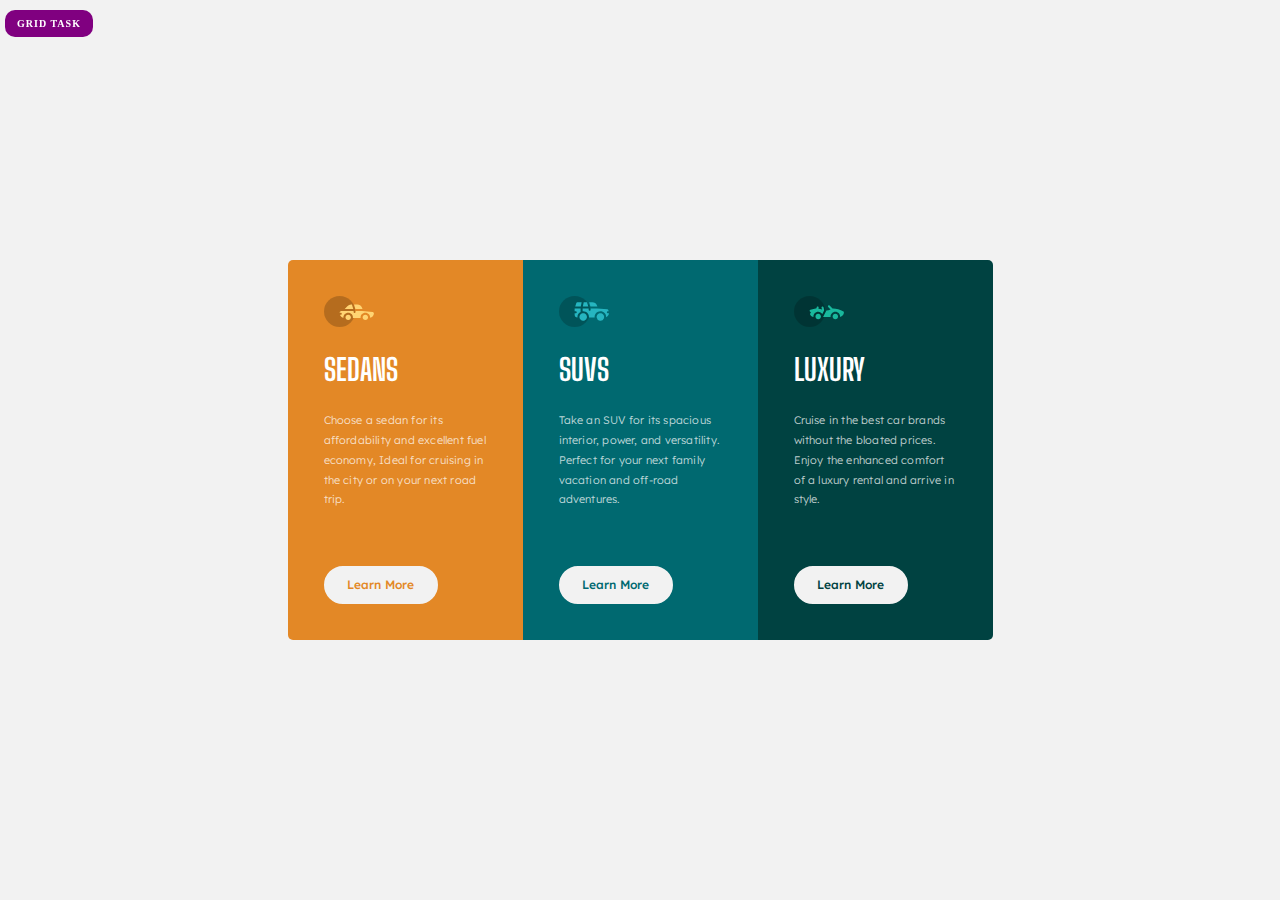
<file: index.html>
<!DOCTYPE html>
<html lang="en">
    <head>
        <meta charset="UTF-8" />
        <meta http-equiv="X-UA-Compatible" content="IE=edge" />
        <meta name="viewport" content="width=device-width, initial-scale=1.0" />
        <link rel="stylesheet" href="css/style.css" />
        <title>Flexbox</title>
    </head>
    <body>
        <main class="wrapper flex">
            <section class="cards-container">
                <article class="card">
                    <div class="content">
                        <img src="img/icon-sedans.svg" alt="sedans" class="icon" />
                        <h1>SEDANS</h1>
                        <p>Choose a sedan for its affordability and excellent fuel economy, Ideal for cruising in the city or on your next road trip.</p>
                    </div>
                    <div class="c"><button>learn more</button></div>
                </article>
                <article class="card">
                    <div class="content">
                        <img src="img/icon-suvs.svg" alt="suvs" class="icon" />
                        <h1>SUVS</h1>
                        <p>Take an SUV for its spacious interior, power, and versatility. Perfect for your next family vacation and off-road adventures.</p>
                    </div>
                    <div class="c"><button>learn more</button></div>
                </article>
                <article class="card">
                    <div class="content">
                        <img src="img/icon-luxury.svg" alt="luxury" class="icon" />
                        <h1>LUXURY</h1>
                        <p>Cruise in the best car brands without the bloated prices. Enjoy the enhanced comfort of a luxury rental and arrive in style.</p>
                    </div>
                    <div class="c"><button>learn more</button></div>
                </article>
            </section>
        </main>
        <a href="./grid.html" class="btn">Grid Task</a>
    </body>
</html>
</file>
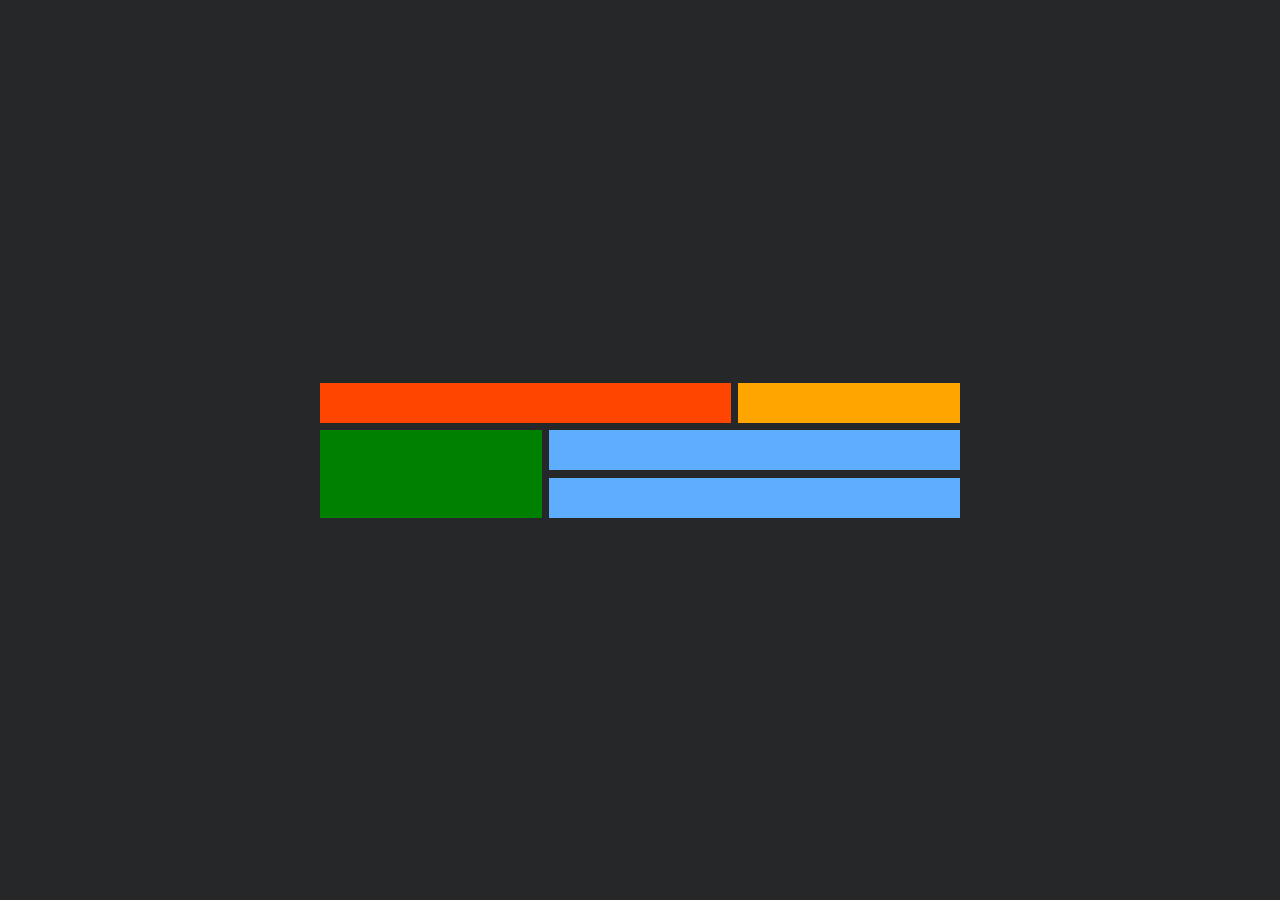
<file: grid.html>
<!DOCTYPE html>
<html lang="en">
<head>
    <meta charset="UTF-8">
    <meta http-equiv="X-UA-Compatible" content="IE=edge">
    <meta name="viewport" content="width=device-width, initial-scale=1.0">
    <title>Grid Assignment</title>
    <link rel="stylesheet" href="css/grid.css">
</head>
<body>
    <main>
        <div class="item-a"></div>
        <div class="item-b"></div>
        <div class="item-c"></div>
        <div class="item-d"></div>
        <div class="item-e"></div>
    </main>
</body>
</html>
</file>
<file: css/style.css>
@import url("https://fonts.googleapis.com/css2?family=Lexend+Deca&family=Big+Shoulders+Display:wght@700&display=swap");

*,
html,
body,
*::before,
*::after {
  margin: 0px;
  padding: 0px;
  box-sizing: border-box;
}

h1 {
  font-family: "Big Shoulders Display", cursive;
  font-size: 30px;
}

p,
button {
  font-family: "Lexend Deca", sans-serif;
}

.wrapper {
  width: 100%;
  height: 100%;
  min-height: 100vh;
  display: grid;
  place-items: center;
  padding: 40px;
}
.wrapper.flex {
  background-color: hsl(0deg, 0%, 95%);
}
.wrapper.grid {
  background-color: #1a1c28;
}
.wrapper .cards-container {
  display: flex;
}
.wrapper .cards-container .card {
  width: 100%;
  max-width: 235px;
  height: 380px;
  display: flex;
  flex-direction: column;
  justify-content: space-between;
  color: hsl(0deg, 0%, 100%);
  padding: 36px;
}
.wrapper .cards-container .card .content {
  display: flex;
  flex-direction: column;
  gap: 24px;
}
.wrapper .cards-container .card .content .icon {
  width: 50px;
}
.wrapper .cards-container .card .content h2 {
  font-weight: normal;
  letter-spacing: 1px;
  font-size: 26px;
  color: hsl(0deg, 0%, 95%);
}
.wrapper .cards-container .card .content p {
  font-size: 11px;
  line-height: 1.8;
  font-weight: 300;
  letter-spacing: 0.2px;
  color: hsla(0deg, 0%, 100%, 0.75);
}
.wrapper .cards-container .card .c button {
  border-radius: 9999px;
  padding: 0.8em 1.8em;
  border: none;
  font-size: 12px;
  text-transform: capitalize;
  background-color: hsl(0deg, 0%, 95%);
  border: 2px solid hsl(0deg, 0%, 95%);
  font-weight: 500;
  cursor: pointer;
  transition: all 300ms ease-out;
}
.wrapper .cards-container .card .c button:hover {
  scale: 1.02;
  background-color: transparent;
  color: hsl(0deg, 0%, 95%);
}
.wrapper .cards-container .card .c button:active {
  scale: 0.98;
}
.wrapper .cards-container .card:first-child {
  background-color: hsl(31deg, 77%, 52%);
  border-radius: 5px 0px 0px 5px;
}
.wrapper .cards-container .card:first-child button {
  color: hsl(31deg, 77%, 52%);
}
@media (max-width: 700px) {
  .wrapper .cards-container .card:first-child {
    border-radius: 5px 5px 0px 0px;
  }
}
.wrapper .cards-container .card:nth-child(2) {
  background-color: hsl(184deg, 100%, 22%);
}
.wrapper .cards-container .card:nth-child(2) button {
  color: hsl(184deg, 100%, 22%);
}
.wrapper .cards-container .card:last-child {
  border-radius: 0px 5px 5px 0px;
  background-color: hsl(179deg, 100%, 13%);
}
.wrapper .cards-container .card:last-child button {
  color: hsl(179deg, 100%, 13%);
}
@media (max-width: 700px) {
  .wrapper .cards-container .card:last-child {
    border-radius: 0px 0px 5px 5px;
  }
}
@media (max-width: 700px) {
  .wrapper .cards-container {
    flex-direction: column;
  }
}
.wrapper .grid-container {
  width: 100%;
  max-width: 500px;
  aspect-ratio: 1/0.7;
  display: grid;
  gap: clamp(5px, 2vw, 12px);
  grid-template-columns: repeat(6, 1fr);
  grid-template-rows: repeat(4, 1fr);
}
.wrapper .grid-container .orange {
  background-color: #eb5020;
  grid-column: 1/span 4;
  grid-row: 1/span 2;
}
.wrapper .grid-container .yellow {
  background-color: #ffa401;
  grid-column: 5/span 2;
  grid-row: 1/span 2;
}
.wrapper .grid-container .green {
  background-color: #05aa42;
  grid-column: 1/span 3;
  grid-row: 3/span 2;
}
.wrapper .grid-container .blue {
  background-color: #01aefd;
  grid-column: 4/span 3;
}
.wrapper .grid-container .blue:first-child {
  grid-row: 3/span 1;
}
.wrapper .grid-container .blue:last-child {
  grid-row: 4/span 1;
}

.btn {
  background: purple;
  display: flex;
  border: 2px solid transparent;
  position: fixed;
  top: 10px;
  left: 5px;
  padding: 6px 10px;
  border-radius: 10px; 
  outline: none;
  color: white;
  font-size: 10px;
  font-weight: bold;
  letter-spacing: 1px;
  text-transform: uppercase;
  text-decoration: none;
}
</file>
<file: css/grid.css>
* {
    margin: 0;
    padding: 0;
}

main {
    display: grid;
    grid-template-areas: 
    'a a b'
    'c d d'
    'c e e'
    ;
    grid-gap: 7.5px;
     width: 50%;
    margin: auto;
}

body {
    background-color: #262728;
    display: flex;
    place-items: center;
    min-height: 100vh;
}
main div {
    padding: 1.25em;
    text-align: center;
   
    
}

.item-a {
    background-color: orangered;
    grid-area: a;
}

.item-b {
    background-color: orange;
    grid-area: b;
}

.item-c {
    background-color: green;
    grid-area: c;
}

.item-d {
    background-color: #5eadfe;
    grid-area: d;
}

.item-e {
    background-color: #5eadfe;
    grid-area: e;
}
</file>
